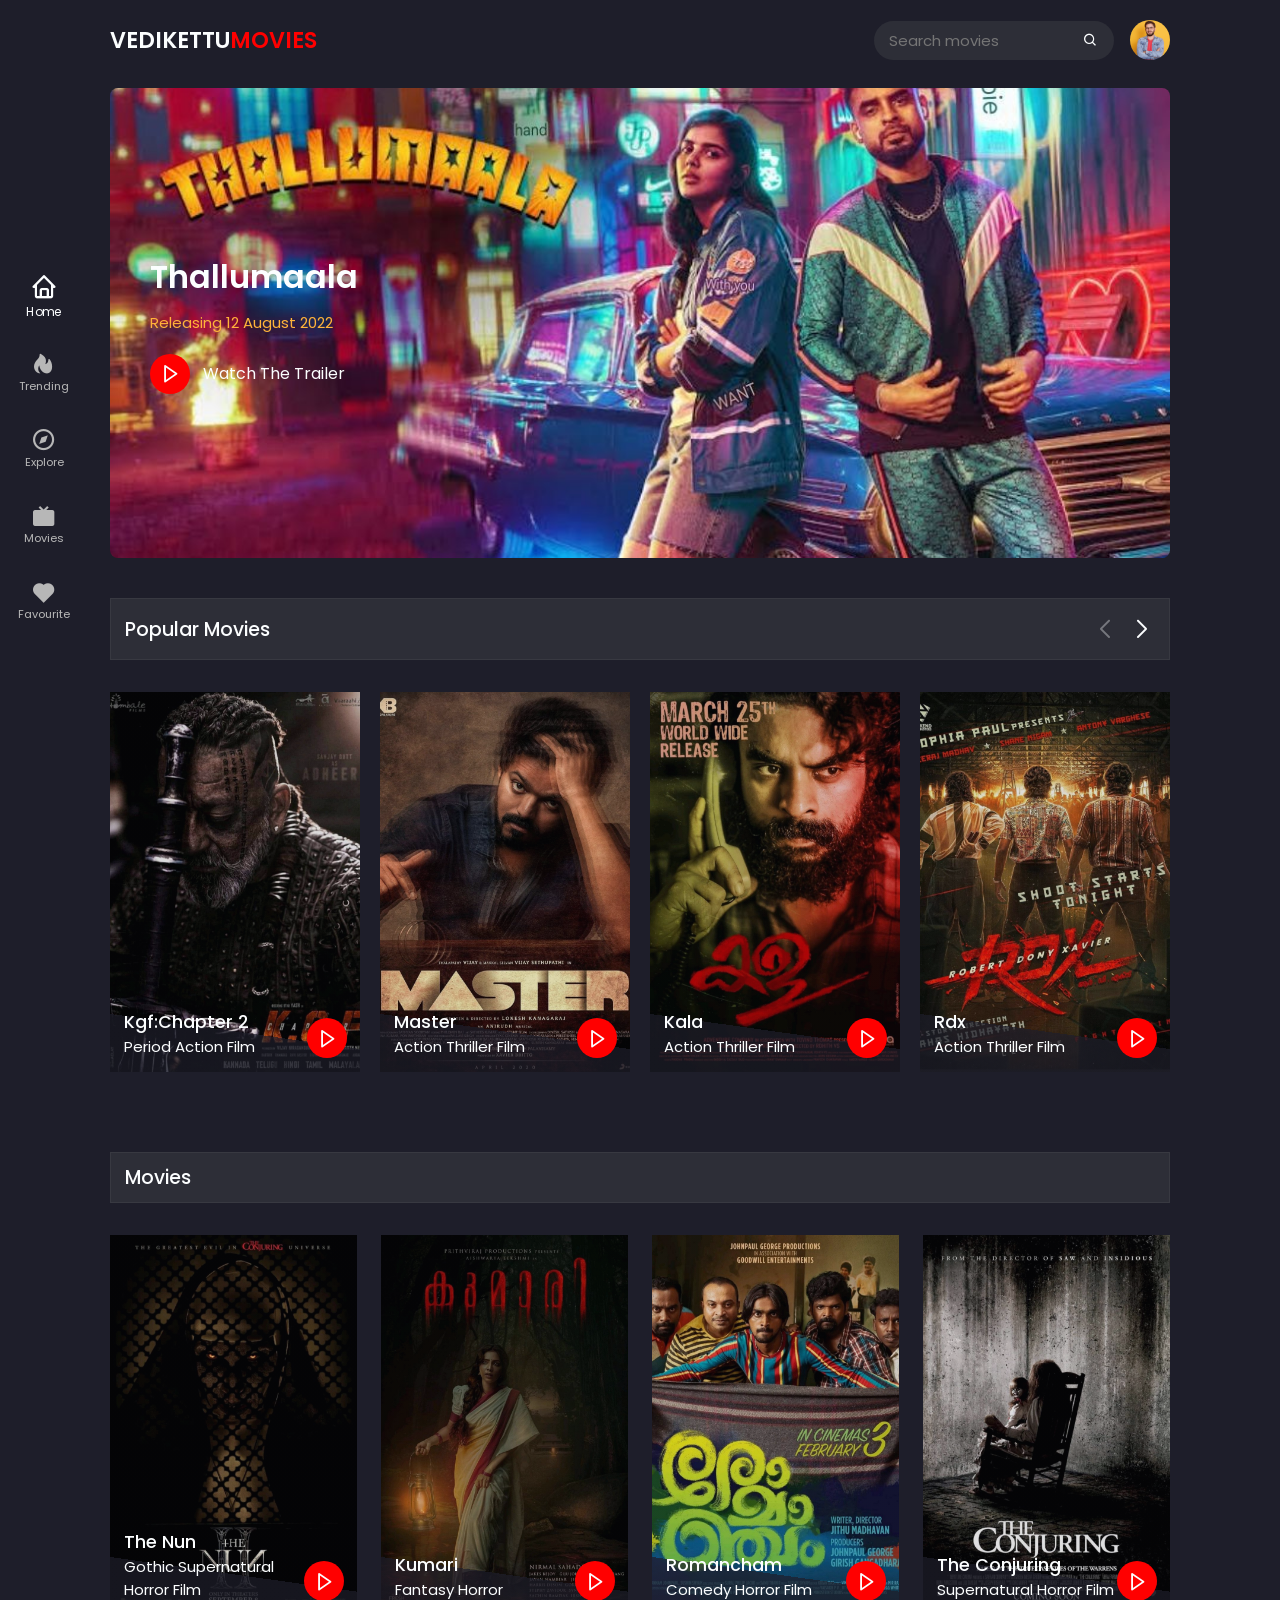
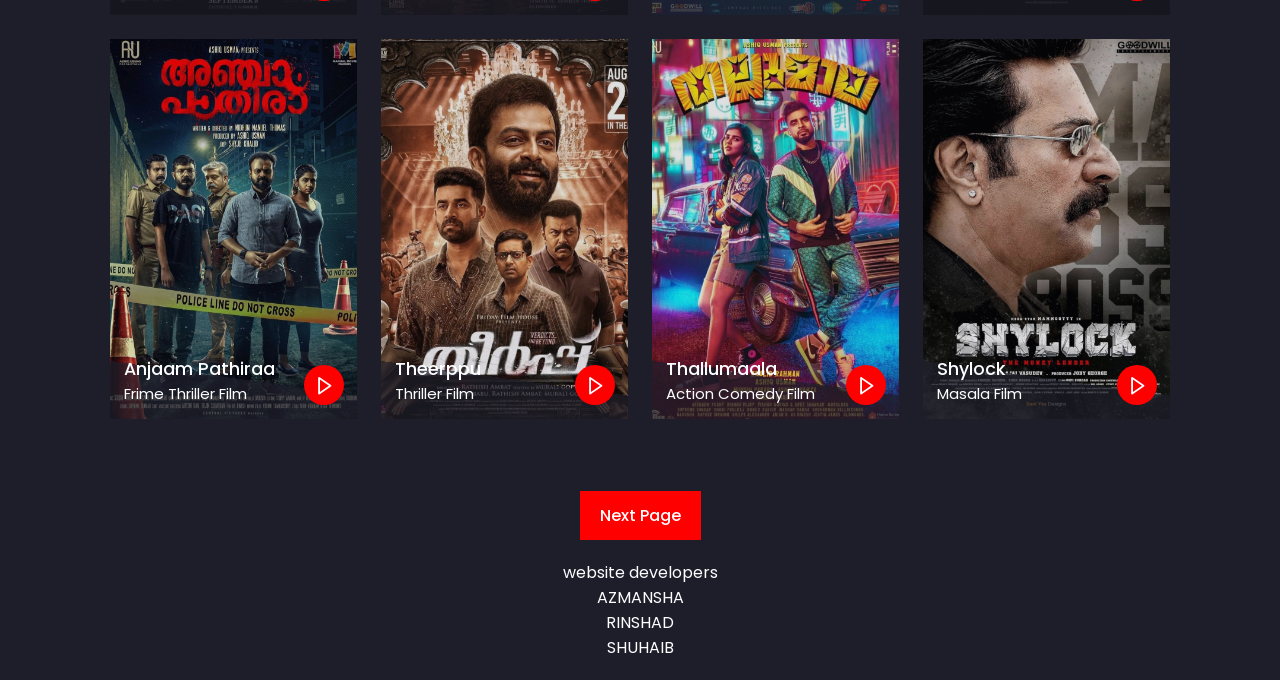
<file: index.html>
<!DOCTYPE html>
 <html lang="en">
 <head>
    <meta charset="UTF-8">
    <meta http-equiv="X-UA-Compatible" content="IE=edge">
    <meta name="viewport" content="width=device-width, initial-scale=1.0">
    <title>malayalam movies</title>
    <!-- Link To CSS -->
     <link rel="stylesheet" href="css/style.css">
     <!-- Link Swiper CSS -->
     <link rel="stylesheet" href="css/swiper-bundle.min.css">
     <!-- Fav Icon -->
      <link rel="shortcut icon" href="img/fav-icon.png" type="image/x-icon">
      <!-- Box  Icons -->
      <link href='https://unpkg.com/boxicons@2.1.4/css/boxicons.min.css' rel='stylesheet'>
 </head>
 <body>
     <!-- Header -->
      <header>
        <!-- Nav -->
         <div class="nav container">
            <!-- Logo -->
             <a href="index.html" class="logo">
                Vedikettu<span>movies</span>
             </a>
             <!-- Search Box -->
             <div class="search-box">
               <input type="search" name="" id="search-input" placeholder="Search movies">
               <i class='bx bx-search'></i>
             </div>
             <!-- User -->
             <a href="#" class="user">
               <img src="img/user.jpg" alt="" class="user-img">
             </a>
             <!-- NavBar -->
              <div class="navbar">
               <a href="#home" class="nav-link nav-active">
                  <i class='bx bx-home'></i>
                  <span class="nav-link-title">Home</span>
               </a>
               <a href="#popular" class="nav-link">
                  <i class='bx bxs-hot'></i>
                  <span class="nav-link-title">Trending</span>
               </a>
               <a href="#movies" class="nav-link">
                  <i class='bx bx-compass' ></i>
                  <span class="nav-link-title">Explore</span>
               </a>
               <a href="play-page.html" class="nav-link">
                  <i class='bx bxs-tv'></i>
                  <span class="nav-link-title">Movies</span>
               </a>
               <a href="#home" class="nav-link">
                  <i class='bx bxs-heart'></i>
                  <span class="nav-link-title">Favourite</span>
               </a>
              </div>
         </div>
      </header>
      <!-- Home -->
       <section class="home container" id="home">
         <!-- Home Image -->
         <img src="img/background.jpg" alt="" class="home-img">
         <!-- Home Text -->
          <div class="home-text">
            <h1 class="home-title">Thallumaala</h1>
            <p>Releasing 12 August 2022</p>
            <a href="#" class="watch-btn">
               <i class='bx bx-right-arrow'></i>
               <span>Watch The Trailer</span>
            </a>
          </div>
       </section>
       <!-- Home End  -->
        <!-- Popular Section Start -->
         <section class="popular container" id="popular">
            <!-- Heading -->
             <div class="heading">
               <h2 class="heading-title">Popular Movies</h2>
               <!-- Swiper Buttons -->
                <div class="swiper-btn">
                  <div class="swiper-button-prev"></div>
                  <div class="swiper-button-next"></div>
                </div>
             </div>
             <!-- Content -->
              <div class="popular-content swiper">
               <div class="swiper-wrapper">
                  <!-- Movies Box 1 -->
                  <div class="swiper-slide">
                     <div class="movie-box">
                        <img src="img/MOVIE9.jpg" alt="" class="movie-box-img">
                        <div class="box-text">
                           <h2 class="movie-title">Kgf:Chapter 2</h2>
                           <span class="movie-type">Period Action Film</span>
                           <a href="#" class="watch-btn play-btn">
                              <i class='bx bx-right-arrow'></i>
                           </a>
                        </div>
                     </div>
                  </div>
                  <!-- Movies Box 2 -->
                  <div class="swiper-slide">
                     <div class="movie-box">
                        <img src="img/MOVIE10.jpg" alt="" class="movie-box-img">
                        <div class="box-text">
                           <h2 class="movie-title">Master</h2>
                           <span class="movie-type">Action Thriller Film</span>
                           <a href="#" class="watch-btn play-btn">
                              <i class='bx bx-right-arrow'></i>
                           </a>
                        </div>
                     </div>
                  </div>
                  <!-- Movies Box 3 -->
                  <div class="swiper-slide">
                     <div class="movie-box">
                        <img src="img/MOVIE11.jpg" alt="" class="movie-box-img">
                        <div class="box-text">
                           <h2 class="movie-title">Kala</h2>
                           <span class="movie-type">Action Thriller Film</span>
                           <a href="#" class="watch-btn play-btn">
                              <i class='bx bx-right-arrow'></i>
                           </a>
                        </div>
                     </div>
                  </div>
                  <!-- Movies Box 4 -->
                  <div class="swiper-slide">
                     <div class="movie-box">
                        <img src="img/MOVIE12.jpg" alt="" class="movie-box-img">
                        <div class="box-text">
                           <h2 class="movie-title">Rdx</h2>
                           <span class="movie-type">Action Thriller Film</span>
                           <a href="#" class="watch-btn play-btn">
                              <i class='bx bx-right-arrow'></i>
                           </a>
                        </div>
                     </div>
                  </div>
                  <!-- Movies Box 5 -->
                  <div class="swiper-slide">
                     <div class="movie-box">
                        <img src="img/MOVIE13.jpg" alt="" class="movie-box-img">
                        <div class="box-text">
                           <h2 class="movie-title">Little Hearts</h2>
                           <span class="movie-type">Romantic Comedy</span>
                           <a href="#" class="watch-btn play-btn">
                              <i class='bx bx-right-arrow'></i>
                           </a>
                        </div>
                     </div>
                  </div>
                  <!-- Movies Box 6 -->
                  <div class="swiper-slide">
                     <div class="movie-box">
                        <img src="img/MOVIE14.jpg" alt="" class="movie-box-img">
                        <div class="box-text">
                           <h2 class="movie-title">Qalb</h2>
                           <span class="movie-type">Romantic Tragedy</span>
                           <a href="#" class="watch-btn play-btn">
                              <i class='bx bx-right-arrow'></i>
                           </a>
                        </div>
                     </div>
                  </div>
                  <!-- Movies Box 7 -->
                  <div class="swiper-slide">
                     <div class="movie-box">
                        <img src="img/MOVIE15.jpg" alt="" class="movie-box-img">
                        <div class="box-text">
                           <h2 class="movie-title">King of Kotha</h2>
                           <span class="movie-type">Gangster Crime Action <BR>Thriller Film</span>
                           <a href="#" class="watch-btn play-btn">
                              <i class='bx bx-right-arrow'></i>
                           </a>
                        </div>
                     </div>
                  </div>
                  <!-- Movies Box 8 -->
                  <div class="swiper-slide">
                     <div class="movie-box">
                        <img src="img/MOVIE16.jpg" alt="" class="movie-box-img">
                        <div class="box-text">
                           <h2 class="movie-title">Kayamkulam Kochunni</h2>
                           <span class="movie-type">Period Action Film</span>
                           <a href="#" class="watch-btn play-btn">
                              <i class='bx bx-right-arrow'></i>
                           </a>
                        </div>
                     </div>
                  </div>  
                </div>
              
             </div>
         </section>
        <!-- Popular Section End -->
        <!-- Movies Section start -->
        <section class="movies container" id="movies">
          <!-- Heading -->
          <div class="heading">
            <h2 class="heading-title">Movies</h2>
          </div>
          <!-- Movies Content -->
           <div class="movies-content">
            <!-- Movies Box 1 -->
            <div class="movie-box">
               <img src="img/MOVIE5.jpg" alt="" class="movie-box-img">
               <div class="box-text">
                  <h2 class="movie-title">The Nun</h2>
                  <span class="movie-type">Gothic Supernatural <BR>Horror Film</span>
                  <a href="play-page.html" class="watch-btn play-btn">
                     <i class='bx bx-right-arrow'></i>
                  </a>
               </div>
            </div>
             <!-- Movies Box 2 -->
            <div class="movie-box">
               <img src="img/MOVIE2.jpg" alt="" class="movie-box-img">
               <div class="box-text">
                  <h2 class="movie-title">Kumari</h2>
                  <span class="movie-type">Fantasy Horror</span>
                  <a href="#" class="watch-btn play-btn">
                     <i class='bx bx-right-arrow'></i>
                  </a>
               </div>
            </div>
             <!-- Movies Box 3 -->
            <div class="movie-box">
               <img src="img/MOVIE3.jpg" alt="" class="movie-box-img">
               <div class="box-text">
                  <h2 class="movie-title">Romancham</h2>
                  <span class="movie-type">Comedy Horror Film</span>
                  <a href="#" class="watch-btn play-btn">
                     <i class='bx bx-right-arrow'></i>
                  </a>
               </div>
            </div>
             <!-- Movies Box 4 -->
            <div class="movie-box">
               <img src="img/MOVIE4.jpg" alt="" class="movie-box-img">
               <div class="box-text">
                  <h2 class="movie-title">The Conjuring</h2>
                  <span class="movie-type">Supernatural Horror Film</span>
                  <a href="#" class="watch-btn play-btn">
                     <i class='bx bx-right-arrow'></i>
                  </a>
               </div>
            </div>
             <!-- Movies Box 5 -->
            <div class="movie-box">
               <img src="img/MOVIE1.jpg" alt="" class="movie-box-img">
               <div class="box-text">
                  <h2 class="movie-title">Anjaam Pathiraa</h2>
                  <span class="movie-type">Frime Thriller Film</span>
                  <a href="#" class="watch-btn play-btn">
                     <i class='bx bx-right-arrow'></i>
                  </a>
               </div>
            </div>
             <!-- Movies Box 6 -->
            <div class="movie-box">
               <img src="img/MOVIE6.jpg" alt="" class="movie-box-img">
               <div class="box-text">
                  <h2 class="movie-title">Theerppu</h2>
                  <span class="movie-type">Thriller Film</span>
                  <a href="#" class="watch-btn play-btn">
                     <i class='bx bx-right-arrow'></i>
                  </a>
               </div>
            </div>
             <!-- Movies Box 7 -->
            <div class="movie-box">
               <img src="img/MOVIE7.jpg" alt="" class="movie-box-img">
               <div class="box-text">
                  <h2 class="movie-title">Thallumaala</h2>
                  <span class="movie-type">Action Comedy Film </span>
                  <a href="#" class="watch-btn play-btn">
                     <i class='bx bx-right-arrow'></i>
                  </a>
               </div>
            </div>
             <!-- Movies Box 8 -->
            <div class="movie-box">
               <img src="img/MOVIE8.jpg" alt="" class="movie-box-img">
               <div class="box-text">
                  <h2 class="movie-title">Shylock</h2>
                  <span class="movie-type">Masala Film</span>
                  <a href="#" class="watch-btn play-btn">
                     <i class='bx bx-right-arrow'></i>
                  </a>
               </div>
            </div>
           </div>
        </section>
        <!-- Movies Section End -->
         <!-- Next Page -->
         <div class="next-page">
            <a href="" class="next-btn">Next Page</a>
          </div>
          <!-- Copyright -->
           <div class="copyright">
              <p>website developers<br>AZMANSHA<BR>RINSHAD<BR>SHUHAIB</p>
           </div>

    <!-- Link Swiper JS -->
    <script src="js/swiper-bundle.min.js"></script>
    <!-- Link To JS -->
    <script src="js/java.js"></script>
 </body>
 </html>
</file>
<file: css/style.css>
/* Google Fonts */
@import url('https://fonts.googleapis.com/css2?family=Poppins:ital,wght@0,100;0,200;0,300;0,400;0,500;0,600;0,700;0,800;0,900;1,100;1,200;1,300;1,400;1,500;1,600;1,700;1,800;1,900&display=swap');
*{
  font-family: 'poppins', sans-serif;
  margin: 0;
  padding: 0;
  scroll-behavior: smooth;
  box-sizing: border-box;
  scroll-padding-top: 2rem;
}
/* Some Varibles */
:root {
    --main-color: #ffb43a;
    --hover-color: hsl(37, 97%,57%);
    --body-color: #1e1e2a;
    --container-color: #2d2e37;
    --text-color: #fcfeff;
}
/* Custom Scroll Bar */
html::-webkit-scrollbar{
    width: 0.5rem;
    background: transparent;
}
html::-webkit-scrollbar-thumb{
    background: red;
}
/* Selection Color */
::selection{
    background: red;
    color: var(--text-color);
}
a{
    text-decoration: none;
}
li{
    list-style: none;
}
section{
    padding: 3rem 0 2rem;
}
img{
    width: 100%;
}
.bx{
    cursor: pointer;
}
body{
    background: var(--body-color);
    color: var(--text-color);
}
.container{
    max-width: 1060px;
    margin: auto;
    width: 100%;
}
header{
  position: fixed;
  top: 0;
  left: 0;
  width: 100%;
  background: var(--body-color);
  z-index: 100;
}
/* Nav */
.nav{
    display: flex;
    align-items: center;
    justify-content: center;
    padding: 20px 0;
}
/* Logo */
.logo{
    font-size: 1.4rem;
    color: var(--text-color);
    font-weight: 600;
    text-transform: uppercase;
    margin:0 auto 0 0;
}
.logo span{
    color: red;
}
/* Search Box */
.search-box{
    max-width: 240px;
    width: 100%;
    display: flex;
    align-items: center;
    column-gap: 0.7rem;
    padding: 8px 15px;
    background: var(--container-color);
    border-radius: 4rem;
    margin-right: 1rem;
}
.search-box .bx:hover{
    font-size: 1.1rem;
}
.search-box .bx:hover {
    color: red;
}
#search-input{
    width: 100%;
    border: none;
    outline: none;
    color: var(--text-color);
    background: transparent;
    font-size: 0.938rem;
}
/* User */
.user{
    display: flex;
}
.user-img{
    width: 40px;
    height: 40px;
    border-radius: 50%;
    object-fit: cover;
    object-position: center;
}
/* Navbar */
.navbar{
    position: fixed;
    top: 50%;
    transform: translateY(-50%);
    left: 18px;
    display: flex;
    flex-direction: column;
    row-gap: 2.1rem;
}
.nav-link{
    display: flex;
    flex-direction: column;
    align-items: center;
    color: #b7b7b7;
}
.nav-link:hover,
.nav-active{
    color: var(--text-color);
    transition: 0.3s all linear;
    transform: scale(1.1);
}
.nav-link .bx{
    font-size: 1.6rem;
}
.nav-link-title{
    font-size: 0.7rem;
}
/* Home */
.home{
    position: relative;
    min-height: 470px;
    display: flex;
    align-items: center;
    margin-top: 5rem !important;
    border-radius: 0.5rem;
}
.home-img{
    position: absolute;
    width: 100%;
    height: 100%;
    z-index: -1;
    object-fit: cover;
    border-radius: 0.5rem;
}
.home-text{
    padding-left: 40px;
}
.home-title{
    font-size: 2rem;
    font-weight: 600;
}
.home-text p{
    font-size: 0.938rem;
    margin: 10px 0 20px;
    color: var(--main-color);
}
.watch-btn{
    display: flex;
    align-items: center;
    column-gap: 0.8rem;
    color: var(--text-color);
}
.watch-btn .bx{
    font-size: 21px;
    background: red;
    width: 40px;
    height: 40px;
    border-radius: 50%;
    display: flex;
    align-items: center;
    justify-content: center;
}
.watch-btn .bx:hover{
    background: var(--hover-color);
}
.watch-btn span{
    font-size: 1rem;
    font-weight: 400;
}
/* Heading */
.heading{
    display: flex;
    align-items: center;
    justify-content: space-between;
    background: var(--container-color);
    padding: 8px 14px;
    border: 1px solid hsl(200 100% 99% / 5%);
    margin-bottom: 2rem;
}
.heading-title{
    font-size: 1.2rem;
    font-weight: 500;
}
/* Movie Box */
.movie-box{
  position: relative;
  width: 100%;
  height: 380px;
  overflow: hidden;
}
.movie-box-img{
    width: 100;
    height: 100%;
    object-fit: cover;
}
.movie-box .box-text{
    position: absolute;
    bottom: 0;
    left: 0;
    width: 100%;
    height: 100%;
    display: flex;
    flex-direction: column;
    justify-content: flex-end;
    padding: 14px;
    background: linear-gradient(
     8deg,
     hsl(240 17% 14% / 74%) 14%,
     hsl(240 17% 14% / 14%) 14%
     );
     overflow: hidden;
}
.movie-title{
    font-size: 1.1rem;
    font-weight: 500;
}
.movie-type{
    font-size: 0.938rem;
}
.play-btn{
    position: absolute;
    bottom: 0.8;
    right: 0.8rem;
}
/* Swiper btns */
.swiper-btn{
    display: flex;
}
.swiper-button-next,
.swiper-button-prev{
    position: static !important;
    margin: 0 0 0 10px !important;
}
.swiper-button-next::after,
.swiper-button-prev::after{
    color: var(--text-color);
    font-size: 18px !important;
    font-weight: 700;
}
/* Movies */
.movies .heading{
    padding: 10px 14px;
}
.movies-content{
    display: grid;
    grid-template-columns: repeat(auto-fit,minmax(247px,1fr));
    gap: 1.5rem;
}
.movies-content .movie-box:hover .movie-box-img{
    transform: scale(1.1);
    transition: 0.5s;
}
.next-page{
    display: flex;
    align-items: center;
    justify-content: center;
    margin-top: 2.5rem;
}
.next-btn{
    background: red;
    padding: 12px 20px;
    color: var(--text-color);
    font-weight: 500;
}
.next-btn:hover{
    background: var(--hover-color);
    transition: 0.3 all linear;
}
/* Copyright */
.copyright{
    text-align: center;
    padding: 20px;
}
/* Play Container */
.play-container{
    position: relative;
    min-height: 540px;
    margin-top: 5rem !important;
}
.play-img{
    position: absolute;
    width: 100%;
    height: 100%;
    object-fit: cover;
    object-position: center;
    z-index: -1;
}
.play-text{
    position: absolute;
    bottom: 0;
    left: 0;
    width: 100%;
    height: 100%;
    display: flex;
    flex-direction: column;
    justify-content: flex-end;
    padding: 40px;
    background: linear-gradient(
     8deg,
     hsl(240 17% 14% / 74%) 14%,
     hsl(240 17% 14% / 14%) 14%
     );
}
.play-text h2{
    font-size: 1.5rem;
    font-weight: 600;
}
.rating{
    display: flex;
    align-items: center;
    column-gap: 2px;
    font-size: 1.1rem;
    color: red;
    margin-top: 4px;
}
.tags{
    display: flex;
    align-items: center;
    column-gap: 8px;
    margin: 1rem 0;
}
.tags span{
    background: var(--container-color);
    padding: 0 4px;
}
.play-movie{
    position: absolute;
    bottom: 18rem;
    right: 10rem;
    display: flex !important;
    align-items: center;
    justify-content: center;
    width: 45px;
    height: 45px;
    border-radius: 50%;
    background: red;
    font-size: 24px;
    animation: animate 2s linear infinite;
}
@keyframes animate{
    0%{
        box-shadow: 0 0 0 0 rgba(231, 3, 33, 0.7);
    }
    40%{
        box-shadow: 0 0 0 50px rgb(255, 193, 7, 0);
    }
    80%{
        box-shadow: 0 0 0 50px rgba(231, 7, 7, 0.7);
    }
    100%{
        box-shadow: 0 0 0 rgba(170, 10, 10, 0.7);
    }
}
/* Video Container */
.video-container{
    position: fixed;
    top: 0;
    left: 0;
    display: none;
    align-items: center;
    justify-content: center;
    width: 100%;
    height: 100vh;
    background: hsl(234 10% 20% / 60%);
    z-index: 400;
}
.video-container.show-video{
    display: flex;
}

.video-box{
    position: relative;
    width: 82%;
}
.video-box #myvideo{
    width: 100%;
    aspect-ratio: 16/9;
}
.close-video{
    position: absolute;
    top: -3rem;
    right: 0;
    font-size: 40px;
    color: red;
}
/* About Movie */
.about-movie{
    margin-top: 2rem !important;
}
.about-movie h2{
    font-size: 1.4rem;
    font-weight: 600;
    color: red;
}
.about-movie p{
    max-width: 600px;
    font-size: 0.938rem;
    margin: 10px 0;
}
/* Cast */
.cast-heading{
    font-size: 1.2rem;
    font-weight: 600;
    margin-bottom: 1rem;
    color: red;
}
.cast{
    display: grid;
    grid-template-columns: repeat(auto-fit, minmax(150px, 150px));
    gap: 1rem;
}
.cast-img{
    width: 150px;
    height: 180px;
    object-fit: cover;
    object-position: center;
}
/* Download */
.download{
    max-width: 800px;
    width: 1005;
    margin: auto;
    display: grid;
    justify-content: center;
    margin-top: 2rem;
}
.download-title{
    text-align: center;
    font-size: 1.4rem;
    font-weight: 500;
    margin: 1.6rem 0;
    color: red;
}
.download-links{
    display: grid;
    grid-template-columns: repeat(3, 1fr);
    gap: 10px;
    margin-bottom: 2rem;
}
.download-links a{
    text-align: center;
    background: red;
    padding: 12px 24px;
    color: var(--text-color);
    letter-spacing: 1px;
    font-weight: 500;
}
.download-links a:hover{
    background: var(--hover-color);
}
/* Responsive*/
@media (max-width: 1170px){
    .navbar{
        bottom: 0;
        left: 0;
        right: 0;
        top: auto;
        transform: translateY(0);
        flex-direction: row;
        justify-content: space-evenly;
        row-gap: 1px;
        padding: 10px;
        border-top: 1px solid hsl(200 100% 99% / 5%);
        background: linear-gradient(
        8deg,
        hsl(240 17% 14% / 100%) 5%,
        hsl(240 17% 14% / 90%) 100%
        );
    }    
    .nav-link .bx {
        font-size: 1.5rem;
    }      
    .copyright{
        margin-bottom: 4rem;
    }                                                                                        
}
@media (max-width: 1060px){
    .container {
        margin: 0 auto;
        width: 95%;
    }
}
@media (max-width: 991px){
    .movie-box {
        height: 340px;
    }
    .movies-content{
        grid-template-columns: repeat(auto-fit, minmax(214px, 1fr));
    }
}
@media (max-width: 888px){
    .nav {
        padding: 14px 0;
    }
    .home{
        min-height: 440px;
        margin-top: 4rem !important;
    }
    .home-text {
        padding-left: 25px;
    }
    .watch-btn span {
        font-size: 0.9rem;
    }
    .movie-title{
        font-size: 1rem;
        padding-right: 30px;
    }
    .play-container{
        min-height: 440px;
        margin-top: 4rem !important;
    }
    .play-movie {
        bottom: 14rem;
        right: 4rem;
    }
    .cast {
        justify-content: center;
    }
}
/* For Medium Devices / Tablet Etc*/
@media (max-width:768px){
    .nav{
        padding: 11px 0;
    }
    .logo{
        font-size: 1.2rem;
    }
    section{
        padding: 2rem 0;
    }
    .home-img{
        object-position: left;
    }
    .movie-type{
      font-size: 0.875rem;
      margin-top: 2px;
    }
    .tags span,
    .about-movie p{
        font-size: 0.875rem;
    }
    p{
        font-size: 0.875rem;
    }
    .play-text h2,
    .about-movie h2{
        font-size: 1.3rem;
    }
    .play-movie {
        bottom: 10rem;
        right: 2rem;
    }
}
@media (max-width:514px){
    .home {
        min-height: 380px;   
    }
    .heading {
       padding: 2px 14px;
    }
    .heading-title{
        font-size: 1rem;
        font-weight: 500;
    }
    .play-text {
        padding: 20px;
    }
    .play-movie {
        bottom: 4rem;
    }
    .video-box {
        width: 94%;
    }
    .cast-heading{
        font-size: 1.1rem;
    }
    .cast-title {
        font-size: 0.9rem;
    }
}
@media (max-width:408px){
    *{
        scroll-padding-top: 5rem;
    }
    .nav {
        display: grid;
        grid-template-columns: 1fr;
        grid-template-rows: 1fr 1fr;
        row-gap: 5px;
    }
    .search-box {
        max-width: 100%;
        width: 100%;
        border-radius: 4px;
        order: 3;
        grid-column-start: 1;
        grid-column-end: 3;
    }
    .home,
    .play-container {
        margin-top: 7rem !important;
    }
    .movie-box {
        height: 300px;
    }
    .movies-content {
        grid-template-columns: repeat(auto-fit, minmax(150px, 1fr));
        gap: 1rem;
    }
}
/* For Small Device*/
@media (max-width:370px){
    .home {
        min-height: 300px;
    }
    .movie-box {
        height: 285px;
    }
    .user-img, 
    .watch-btn .bx {
        width: 35px;
        height: 35px;
    }
    .navbar{
        justify-content: space-around;
        padding: 8px 0;
    }
    .nav-link .bx{
        font-size: 1.4rem;
    }
    .about-movie p{
        text-align: justify;
    }
    .download-links{
        grid-template-columns: 1fr;
    }
}
</file>
